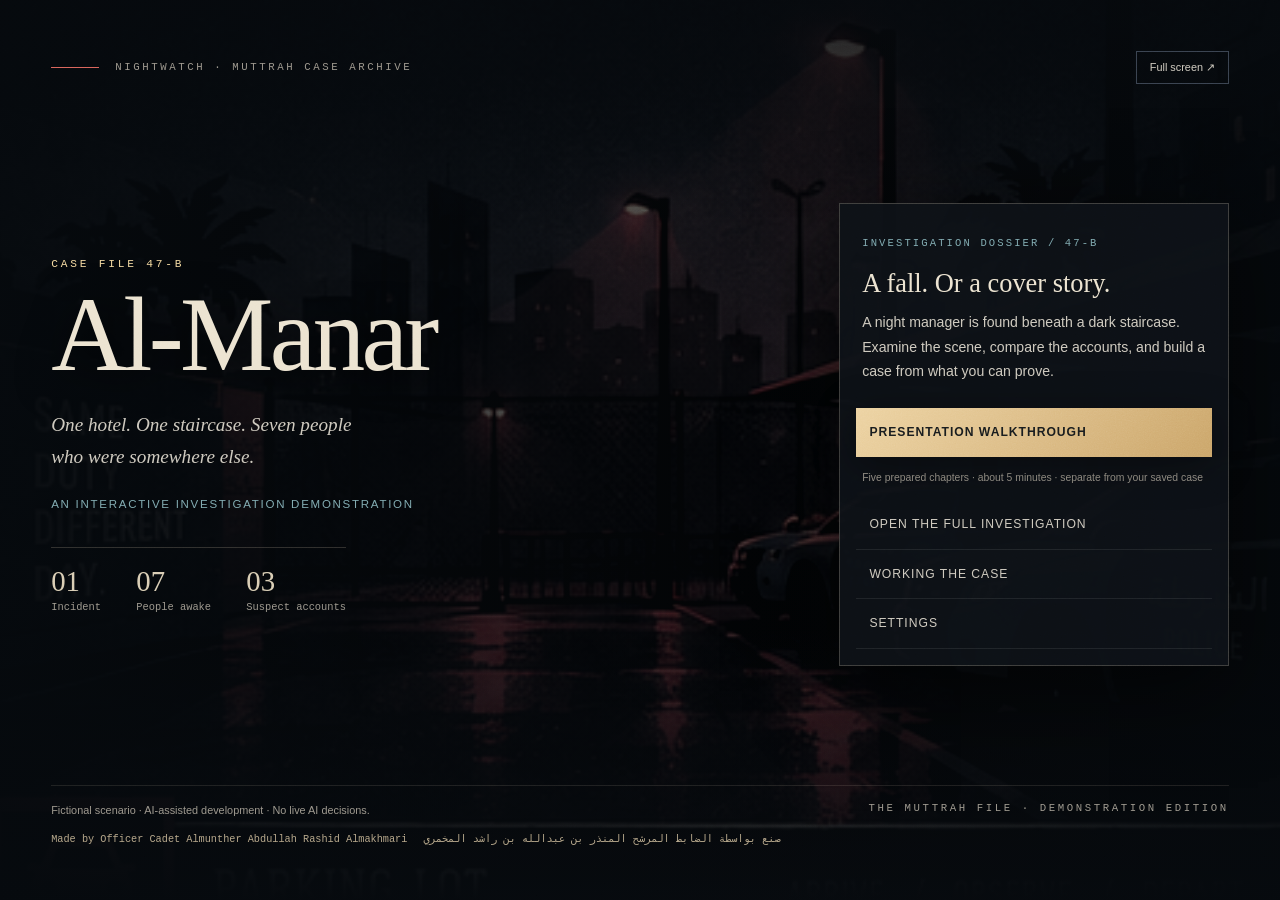
<file: index.html>
<!doctype html>
<html lang="en" dir="ltr">
  <head>
    <meta charset="utf-8" />
    <meta name="viewport" content="width=device-width, initial-scale=1, viewport-fit=cover" />
    <title>Al-Manar — Case file 47-B</title>
    <meta
      name="description"
      content="An interactive investigation demonstration. Examine evidence, compare seven accounts, and present a reasoned finding."
    />
    <meta name="color-scheme" content="dark" />
    <link rel="stylesheet" href="src/styles/tokens.css" />
    <link rel="stylesheet" href="src/styles/base.css" />
    <link rel="stylesheet" href="src/styles/vn.css" />
    <link rel="stylesheet" href="src/styles/screens.css" />
    <link rel="stylesheet" href="src/styles/board.css" />
    <link rel="stylesheet" href="src/styles/map.css" />
    <link rel="stylesheet" href="src/styles/presentation.css" />
    <link rel="icon" href="assets/favicon.svg" type="image/svg+xml" />
  </head>
  <body>
    <main id="app" class="app"></main>
    <noscript>
      <p class="noscript">
        Al-Manar is an interactive investigation demonstration. Enable JavaScript to open the case.
      </p>
    </noscript>
    <script type="module" src="src/main.js"></script>
  </body>
</html>
</file>
<file: src/styles/tokens.css>
/* Noir design tokens.
 *
 * One source of truth for colour, type, depth and timing. Screens and the
 * visual-novel stage consume these; none of them hard-code a hex value.
 *
 * The palette is a hard-boiled one: near-black rooms, a single warm key light
 * standing in for the desk lamp, and a cold teal that fills the shadows it
 * cannot reach. Red is reserved for contradiction and accusation, so it keeps
 * its force by appearing rarely.
 */

:root {
  /* Rooms and surfaces, darkest first. */
  --ink-000: #05060a;
  --ink-100: #0b0d13;
  --ink-200: #12151d;
  --ink-300: #1b202a;
  --ink-400: #262d3a;
  --ink-500: #39424f;

  /* The desk lamp. */
  --lamp-100: #f4d9a0;
  --lamp-200: #e8b04b;
  --lamp-300: #c98b2c;
  --lamp-glow: rgba(232, 176, 75, 0.22);

  /* Cold fill light. */
  --teal-100: #7fa8ae;
  --teal-200: #3d6b74;
  --teal-300: #22424a;

  /* Contradiction, pressure, accusation. Used sparingly on purpose. */
  --blood-100: #d9635a;
  --blood-200: #a3372f;
  --blood-300: #6d211b;

  /* Paper: evidence cards, case files, the manila of a cold case. */
  --paper-100: #ece3d0;
  --paper-200: #d9cdb4;
  --paper-300: #b3a488;
  --paper-ink: #22201c;

  /* Text on dark. */
  --text-100: #f2efe8;
  --text-200: #cdc8bd;
  --text-300: #9a958b;
  --text-400: #6b675f;

  /* Type. System stacks only: this project ships no web fonts and no network
   * requests, so every family here must exist on a bare machine. */
  --font-display: "Palatino Linotype", Palatino, "Book Antiqua", Georgia, serif;
  --font-body: Georgia, "Times New Roman", Times, serif;
  --font-type: "Courier New", Courier, ui-monospace, monospace;

  --step--1: clamp(0.72rem, 0.68rem + 0.2vw, 0.82rem);
  --step-0: clamp(0.94rem, 0.88rem + 0.3vw, 1.06rem);
  --step-1: clamp(1.1rem, 1rem + 0.5vw, 1.3rem);
  --step-2: clamp(1.4rem, 1.2rem + 1vw, 1.9rem);
  --step-3: clamp(1.9rem, 1.5rem + 2vw, 3rem);
  --step-4: clamp(2.6rem, 1.8rem + 3.6vw, 4.6rem);

  /* Depth. Noir light is hard, so shadows are tight and dark rather than soft. */
  --shadow-card: 0 2px 4px rgba(0, 0, 0, 0.5), 0 8px 24px rgba(0, 0, 0, 0.45);
  --shadow-panel: 0 18px 60px rgba(0, 0, 0, 0.7);
  --shadow-lamp: 0 0 60px var(--lamp-glow);

  /* Global window order. Keeping these named prevents a new pop-out from
   * accidentally appearing behind the screen it is meant to cover. */
  --layer-screen-chrome: 40;
  --layer-toast: 60;
  --layer-board-window: 100;
  --layer-modal-window: 200;
  --layer-dragged-card: 300;
  --layer-transition: 999;

  --radius-sm: 2px;
  --radius-md: 4px;
  --radius-lg: 8px;

  /* Timing. Interview beats want deliberate, slightly heavy motion. */
  --beat-fast: 140ms;
  --beat: 260ms;
  --beat-slow: 520ms;
  --ease-out: cubic-bezier(0.22, 1, 0.36, 1);
  --ease-snap: cubic-bezier(0.34, 1.56, 0.64, 1);

  --stage-max: 1600px;
}

/* Film grain, as a self-contained SVG turbulence filter. No image file, no
 * request. Applied by .grain::after so any surface can opt in. */
:root {
  --grain-url: url("data:image/svg+xml,%3Csvg xmlns='http://www.w3.org/2000/svg' width='160' height='160'%3E%3Cfilter id='n'%3E%3CfeTurbulence type='fractalNoise' baseFrequency='0.82' numOctaves='3' stitchTiles='stitch'/%3E%3CfeColorMatrix type='saturate' values='0'/%3E%3C/filter%3E%3Crect width='160' height='160' filter='url(%23n)' opacity='0.42'/%3E%3C/svg%3E");
}

/* Respect the platform. Every animation in this project is decorative; the
 * game must stay fully playable without any of them. */
@media (prefers-reduced-motion: reduce) {
  :root {
    --beat-fast: 0ms;
    --beat: 0ms;
    --beat-slow: 0ms;
  }
}

:root[data-motion="reduced"] {
  --beat-fast: 0ms;
  --beat: 0ms;
  --beat-slow: 0ms;
}

:root[data-motion="reduced"] .title__art,
:root[data-motion="reduced"] .vn__advance {
  animation: none;
}
</file>
<file: src/styles/base.css>
/* Base layer: reset, page frame, shared controls.
 *
 * Layout uses logical properties throughout (inline-start rather than left), so
 * a right-to-left locale flips correctly the moment `dir` changes, with no
 * second stylesheet. */

*,
*::before,
*::after {
  box-sizing: border-box;
}

html,
body {
  height: 100%;
}

body {
  margin: 0;
  background: var(--ink-000);
  color: var(--text-100);
  font-family: var(--font-body);
  font-size: var(--step-0);
  line-height: 1.6;
  -webkit-font-smoothing: antialiased;
  text-rendering: optimizeLegibility;
  overflow: hidden;
  user-select: none;
  -webkit-tap-highlight-color: transparent;
}

p, q, .vn__backlog, .phone__feed, input, textarea { user-select: text; }

img {
  max-width: 100%;
  display: block;
}

button {
  font: inherit;
  color: inherit;
}

q {
  font-style: italic;
  color: var(--text-100);
}

.app {
  position: relative;
  height: 100vh;
  height: 100dvh;
  overflow: hidden;
  background: var(--ink-000);
  isolation: isolate;
}

.app::after { content: ""; position: fixed; inset: 0; z-index: var(--layer-transition); pointer-events: none; opacity: 0; background: radial-gradient(circle at 50% 42%, rgba(26,28,31,.88), #05060a 72%); transition: opacity 260ms var(--ease-out); }
.app.is-leaving::after { opacity: 1; }
.app.is-entering > .screen { animation: screen-reveal 420ms var(--ease-out) both; }
@keyframes screen-reveal { from { opacity: .25; transform: scale(1.012); filter: blur(3px); } to { opacity: 1; transform: none; filter: none; } }

.screen {
  position: absolute;
  inset: 0;
  overflow: hidden;
}

/* Scrolling screens (everything except the stage) get their scroll back. */
.screen:not(.screen--scene) {
  overflow-y: auto;
  overscroll-behavior: contain;
}

/* Film grain. Any element with .grain gets it; it never intercepts clicks. */
.grain::after {
  content: "";
  position: absolute;
  inset: 0;
  background-image: var(--grain-url);
  background-size: 160px 160px;
  opacity: 0.38;
  mix-blend-mode: overlay;
  pointer-events: none;
  z-index: 60;
}

:root[data-grain="off"] .grain::after { display: none; }

/* ------------------------------------------------------------- controls */

.btn {
  --btn-edge: var(--ink-500);
  position: relative;
  display: inline-flex;
  align-items: center;
  gap: 0.6em;
  padding: 0.72em 1.5em;
  background: linear-gradient(180deg, var(--ink-300), var(--ink-200));
  border: 1px solid var(--btn-edge);
  border-radius: var(--radius-sm);
  color: var(--text-100);
  font-family: var(--font-display);
  font-size: var(--step-0);
  letter-spacing: 0.08em;
  text-transform: uppercase;
  cursor: pointer;
  transition:
    border-color var(--beat-fast) var(--ease-out),
    transform var(--beat-fast) var(--ease-out),
    background var(--beat-fast) var(--ease-out);
  box-shadow: 0 3px 0 #050609, 0 10px 22px rgba(0,0,0,.25);
}

.btn:hover,
.btn:focus-visible {
  --btn-edge: var(--lamp-300);
  background: linear-gradient(180deg, var(--ink-400), var(--ink-300));
  transform: translateY(-1px);
}
.btn:active { transform: translateY(2px) scale(.985); box-shadow: 0 1px 0 #050609, 0 4px 10px rgba(0,0,0,.3); }

@media (prefers-reduced-motion: reduce) {
  *, *::before, *::after { scroll-behavior: auto !important; animation-duration: .01ms !important; animation-iteration-count: 1 !important; transition-duration: .01ms !important; }
}
:root[data-motion="reduced"] *, :root[data-motion="reduced"] *::before, :root[data-motion="reduced"] *::after { animation-duration: .01ms !important; animation-iteration-count: 1 !important; transition-duration: .01ms !important; }

.btn--major {
  --btn-edge: var(--lamp-300);
  background: linear-gradient(180deg, var(--lamp-200), var(--lamp-300));
  color: var(--ink-000);
  font-weight: 700;
  box-shadow: var(--shadow-lamp);
}

.btn--major:hover,
.btn--major:focus-visible {
  background: linear-gradient(180deg, var(--lamp-100), var(--lamp-200));
}

:where(button, [tabindex]):focus-visible {
  outline: 2px solid var(--lamp-200);
  outline-offset: 2px;
}

.noscript {
  padding: 2rem;
  color: var(--text-200);
  font-family: var(--font-type);
}

/* Section headings share one treatment across every screen. */
.panel__title {
  margin: 0 0 0.9rem;
  font-family: var(--font-display);
  font-size: var(--step-1);
  letter-spacing: 0.16em;
  text-transform: uppercase;
  color: var(--lamp-200);
  border-bottom: 1px solid var(--ink-400);
  padding-bottom: 0.5rem;
}

.panel__empty {
  margin: 0;
  color: var(--text-400);
  font-family: var(--font-type);
  font-size: var(--step--1);
}
</file>
<file: src/styles/vn.css>
/* The visual-novel stage.
 *
 * Reading order of the layers, back to front:
 *   bg        the room, pushed down and desaturated so figures read against it
 *   blinds    hard slatted shadow, the cheapest honest noir signal there is
 *   vignette  darkens the corners so the eye goes to the middle
 *   cast      the people; the speaker is lit, everyone else drops to shadow
 *   hud       tape indicator and clock
 *   box       the speech box, with the speaker framed in its leading corner
 */

.vn {
  position: absolute;
  inset: 0;
  overflow: hidden;
  background: var(--ink-000);
  cursor: pointer;
  user-select: none;
}

/* ------------------------------------------------------------ the room */

.vn__bg {
  position: absolute;
  inset: -2%;
  background-size: cover;
  background-position: center 40%;
  /* Graded towards near-monochrome. Placeholder art arrives in every colour
   * temperature there is; this is what makes a red-lit corridor and a grey
   * office read as the same night. */
  filter: brightness(0.86) contrast(1.22) saturate(0.24) sepia(0.3) hue-rotate(-8deg);
  transform: scale(1.04);
  transition: background-image var(--beat-slow) var(--ease-out);
}

/* Light through a slatted blind, thrown across the back wall. */
.vn__blinds {
  position: absolute;
  inset: 0;
  background: repeating-linear-gradient(
    172deg,
    rgba(0, 0, 0, 0.62) 0px,
    rgba(0, 0, 0, 0.62) 22px,
    rgba(232, 176, 75, 0.05) 22px,
    rgba(232, 176, 75, 0.05) 46px
  );
  mix-blend-mode: multiply;
  opacity: 0.32;
  pointer-events: none;
}

/* Duotone wash laid over the room: cold fill, warm key. */
.vn__grade {
  position: absolute;
  inset: 0;
  background:
    linear-gradient(165deg, rgba(34, 66, 74, 0.55), rgba(0, 0, 0, 0) 58%),
    radial-gradient(70% 55% at 72% 18%, rgba(232, 176, 75, 0.22), transparent 70%);
  mix-blend-mode: soft-light;
  pointer-events: none;
}

.vn__vignette {
  position: absolute;
  inset: 0;
  background:
    radial-gradient(125% 95% at 50% 38%, transparent 34%, rgba(0, 0, 0, 0.62) 100%),
    linear-gradient(180deg, rgba(0, 0, 0, 0.45), transparent 26%);
  pointer-events: none;
}

/* ------------------------------------------------------------- the cast */

.vn__cast {
  position: absolute;
  inset: 0;
  display: flex;
  align-items: flex-end;
  justify-content: center;
  gap: 4vw;
  /* Figures stand behind the speech box and are cut off by it, which is what
   * puts them in the room rather than floating over it. */
  padding-block-end: 7vh;
  pointer-events: none;
}

.vn__actor {
  margin: 0;
  opacity: 0;
  transform: translateY(28px) scale(0.92);
  transition:
    opacity var(--beat) var(--ease-out),
    transform var(--beat-slow) var(--ease-snap),
    filter var(--beat) var(--ease-out);
  filter: brightness(0.46) saturate(0.35) blur(0.4px);
}

/* The pop-out. */
.vn__actor.is-on {
  opacity: 1;
  transform: translateY(0) scale(1);
}

/* Whoever holds the floor comes up into the light. */
.vn__actor.is-speaking {
  filter: brightness(1.16) saturate(1) contrast(1.04)
    drop-shadow(0 24px 40px rgba(0, 0, 0, 0.75));
  transform: translateY(-8px) scale(1.03);
  z-index: 2;
}

.vn__actor img {
  height: min(66vh, 720px);
  width: auto;
  object-fit: contain;
  /* Fade the lower edge so a figure sinks into the speech box instead of
   * ending on a hard line. Harmless for cut-out art, and it rescues
   * placeholder art that still has its background attached. */
  -webkit-mask-image: linear-gradient(180deg, #000 72%, transparent 97%);
  mask-image: linear-gradient(180deg, #000 72%, transparent 97%);
}

.vn__actor--left { align-self: flex-end; margin-inline-end: auto; margin-inline-start: 8vw; }
.vn__actor--right { align-self: flex-end; margin-inline-start: auto; margin-inline-end: 8vw; }

/* ---------------------------------------------------------------- HUD */

.vn__hud {
  position: absolute;
  inset-block-start: 1.1rem;
  inset-inline: 1.4rem;
  display: flex;
  align-items: center;
  gap: 1rem;
  font-family: var(--font-type);
  font-size: var(--step--1);
  letter-spacing: 0.18em;
  color: var(--text-300);
  z-index: 20;
}

.vn__rec {
  display: inline-flex;
  align-items: center;
  gap: 0.5em;
  color: var(--blood-100);
}

.vn__rec i {
  width: 0.58em;
  height: 0.58em;
  border-radius: 50%;
  background: var(--blood-200);
  animation: rec 2.4s ease-in-out infinite;
}

@keyframes rec {
  0%, 100% { opacity: 1; }
  50% { opacity: 0.2; }
}

.vn__clock {
  margin-inline-end: auto;
  color: var(--lamp-200);
}

.vn__chip {
  padding: 0.3em 0.9em;
  background: rgba(11, 13, 19, 0.7);
  border: 1px solid var(--ink-500);
  border-radius: var(--radius-sm);
  color: var(--text-200);
  font-family: var(--font-type);
  font-size: var(--step--1);
  letter-spacing: 0.14em;
  text-transform: uppercase;
  cursor: pointer;
}

.vn__chip:hover { border-color: var(--lamp-300); color: var(--lamp-100); }

.vn__board-button {
  display: inline-flex;
  align-items: center;
  gap: 0.55em;
  border-color: rgba(232, 176, 75, 0.55);
  color: var(--lamp-100);
}

.vn__board-button::before {
  content: "";
  inline-size: 0.95em;
  block-size: 0.78em;
  border: 1px solid currentColor;
  border-radius: 1px;
  background:
    radial-gradient(circle at 28% 35%, currentColor 0 1px, transparent 2px),
    radial-gradient(circle at 72% 62%, currentColor 0 1px, transparent 2px),
    linear-gradient(25deg, transparent 47%, currentColor 48% 52%, transparent 53%);
}

/* --------------------------------------------------------- speech box */

.vn__box {
  position: absolute;
  inset-inline: 0;
  inset-block-end: 0;
  /* Full width, so the room never shows in the bottom corners; the content
   * inside stays at a readable measure. */
  width: 100%;
  display: grid;
  grid-template-columns: auto minmax(0, 1fr);
  gap: 1.4rem;
  padding-block: 1.35rem 1.9rem;
  padding-inline: max(calc((100% - 1120px) / 2), clamp(1.1rem, 3vw, 2.4rem));
  background:
    linear-gradient(90deg, rgba(232, 176, 75, 0.055) 0 1px, transparent 1px 100%),
    linear-gradient(180deg, rgba(18, 22, 28, 0.96), rgba(5, 6, 10, 0.985));
  background-size: 34px 100%, auto;
  border-block-start: 1px solid rgba(232, 176, 75, 0.52);
  box-shadow: 0 -18px 55px rgba(0, 0, 0, 0.58), inset 0 1px rgba(255,255,255,.035);
  z-index: 30;
}

/* A hairline of lamplight along the top edge of the box. */
.vn__box::before {
  content: "";
  position: absolute;
  inset-block-start: -1px;
  inset-inline: clamp(1rem, 6vw, 5rem);
  height: 1px;
  background: linear-gradient(90deg, transparent, var(--lamp-300), transparent);
}

/* The speaker, framed in the corner of the box.
 * Raised above the top edge so the portrait breaks the frame -- the person is
 * leaning into the conversation rather than sitting inside a panel. */
.vn__bust {
  --accent: var(--lamp-200);
  position: relative;
  inline-size: clamp(76px, 10vw, 116px);
  block-size: clamp(76px, 10vw, 116px);
  margin-block-start: clamp(-54px, -4vw, -34px);
  border: 2px solid var(--accent);
  border-radius: var(--radius-sm);
  background: linear-gradient(180deg, var(--ink-400), var(--ink-100));
  box-shadow: 0 10px 28px rgba(0, 0, 0, 0.7);
  overflow: hidden;
}

.vn__bust::after {
  content: "";
  position: absolute;
  inset: 0;
  background: linear-gradient(180deg, transparent 45%, rgba(5, 6, 10, 0.75));
  pointer-events: none;
}

.vn__bust-img {
  inline-size: 100%;
  block-size: 100%;
  object-fit: cover;
  /* Crop to the head. Tuned for the documented 900x1400 figure, and forgiving
   * enough for the square placeholder portraits. */
  object-position: 50% 18%;
  filter: contrast(1.1) saturate(0.8);
}

/* A speaker with no portrait keeps their name plate; only the frame goes. */
.vn__box.is-faceless { grid-template-columns: minmax(0, 1fr); }
.vn__box.is-faceless .vn__bust { display: none; }
.vn__box.is-faceless .vn__name { color: var(--teal-100); }

/* Narration has no speaker, so the frame gets out of the way. */
.vn__box.is-narration .vn__bust { opacity: 0; visibility: hidden; }
.vn__box.is-narration .vn__plate { display: none; }
.vn__box.is-narration .vn__text { font-style: italic; color: var(--text-200); }

.vn__body { min-width: 0; }

.vn__plate {
  display: flex;
  align-items: baseline;
  gap: 0.9rem;
  flex-wrap: wrap;
  margin-block-end: 0.5rem;
}

.vn__name {
  margin: 0;
  font-family: var(--font-display);
  font-size: var(--step-1);
  letter-spacing: 0.1em;
  text-transform: uppercase;
  color: var(--lamp-100);
}

.vn__role {
  margin: 0;
  font-family: var(--font-type);
  font-size: var(--step--1);
  color: var(--text-400);
}

.vn__text {
  margin: 0;
  min-height: 4.6em;
  max-width: 62ch;
  font-size: var(--step-1);
  line-height: 1.62;
  color: var(--text-100);
}

/* The little marker that says the game is waiting for you. */
.vn__advance {
  position: absolute;
  inset-block-end: 0.7rem;
  inset-inline-end: 1.1rem;
  inline-size: 0.8rem;
  block-size: 0.8rem;
  border-inline-end: 2px solid var(--lamp-200);
  border-block-end: 2px solid var(--lamp-200);
  transform: rotate(45deg);
  opacity: 0;
  transition: opacity var(--beat) var(--ease-out);
}

.vn__advance.is-ready {
  opacity: 1;
  animation: nudge 1.4s ease-in-out infinite;
}

@keyframes nudge {
  0%, 100% { transform: rotate(45deg) translate(0, 0); }
  50% { transform: rotate(45deg) translate(3px, 3px); }
}

/* ------------------------------------------------------------ choices */

.vn__choices {
  position: absolute;
  inset-inline: 0;
  inset-block-end: 27vh;
  display: none;
  flex-direction: column;
  align-items: center;
  gap: 0.75rem;
  padding-inline: 1rem;
  z-index: 40;
}

.vn__choices.is-open { display: flex; }
.vn__choices.is-open .vn__choice.is-current { animation: choice-rise 360ms var(--ease-snap) both; }
@keyframes choice-rise { from { opacity: 0; transform: translateY(18px) scale(.97); } to { opacity: 1; transform: none; } }

/* While a choice is open the stage steps back, so options never have to
 * compete with someone's face for contrast. */
.vn:has(.vn__choices.is-open) .vn__cast {
  filter: brightness(0.62) saturate(0.55);
  transition: filter var(--beat) var(--ease-out);
}

.vn:has(.vn__choices.is-open) .vn__box { opacity: 0.55; }

.vn__choices-head {
  display: flex;
  justify-content: space-between;
  inline-size: min(760px, calc(100% - 7rem));
  color: var(--text-300);
  font-family: var(--font-type);
  font-size: var(--step--1);
  letter-spacing: .16em;
  text-transform: uppercase;
}
.vn__choices-label { margin: 0; }
.vn__choices-count { color: var(--lamp-200); }
.vn__choice-deck { display: grid; grid-template-columns: 3rem minmax(0, 760px) 3rem; align-items: center; gap: .7rem; inline-size: min(880px, 100%); }
.vn__choices-rail { min-width: 0; }
.vn__choice-nav {
  inline-size: 3rem; block-size: 3rem; border: 1px solid var(--ink-500); border-radius: 50%;
  background: rgba(11,13,19,.88); color: var(--lamp-200); font-size: 1.25rem; cursor: pointer;
}
.vn__choice-nav:hover, .vn__choice-nav:focus-visible { border-color: var(--lamp-200); background: rgba(232,176,75,.12); }
.vn__choice-dots { display: flex; gap: .38rem; }
.vn__choice-dots i { inline-size: 1.4rem; block-size: 2px; background: var(--ink-500); transition: background var(--beat-fast), inline-size var(--beat-fast); }
.vn__choice-dots i.is-current { inline-size: 2.4rem; background: var(--lamp-200); }

.vn__choice {
  display: none;
  align-items: center;
  gap: 0.9rem;
  inline-size: min(820px, 100%);
  min-block-size: 4.1rem;
  padding: 1.05em 1.5em;
  background: linear-gradient(90deg, rgba(11, 13, 19, 0.96), rgba(27, 32, 42, 0.92));
  border: 1px solid var(--ink-500);
  border-inline-start: 3px solid var(--lamp-300);
  border-radius: var(--radius-sm);
  text-align: start;
  cursor: pointer;
  box-shadow: 0 12px 35px rgba(0,0,0,.38), inset 0 1px rgba(255,255,255,.035);
  transition: transform var(--beat-fast) var(--ease-out), border-color var(--beat-fast), box-shadow var(--beat-fast);
}
.vn__choice.is-current { display: flex; }

.vn__choice:hover,
.vn__choice:focus-visible,
.vn__choice.is-selected {
  transform: translateX(6px);
  border-color: var(--lamp-200);
  border-inline-start-color: var(--lamp-100);
  box-shadow: 0 16px 42px rgba(0,0,0,.5), -4px 0 18px rgba(232,176,75,.12);
}
.vn__choice.is-selected {
  color: var(--lamp-100);
  background: linear-gradient(90deg, rgba(117, 78, 18, 0.96), rgba(56, 43, 20, 0.94));
}
.vn__choice:disabled:not(.is-selected) { opacity: 0.52; }
.vn__choice:active { transform: translateX(8px) scale(.985); }

.vn__choice-index {
  font-family: var(--font-type);
  font-size: var(--step--1);
  color: var(--lamp-300);
}

.vn__choice-text { font-size: var(--step-0); }

/* -------------------------------------------------- the evidence tray */

.vn__tray {
  position: absolute;
  inset: 0;
  display: none;
  flex-direction: column;
  align-items: center;
  justify-content: center;
  gap: 1.2rem;
  padding: 2rem 1rem;
  background: rgba(5, 6, 10, 0.93);
  overflow-y: auto;
  /* Above the "filed" banner: during a press, nothing should sit over the claim. */
  z-index: 58;
}

.vn__tray.is-open { display: flex; }

.vn__tray-claim {
  max-width: 60ch;
  margin: 0;
  text-align: center;
  font-size: var(--step-1);
  color: var(--text-100);
}

.vn__tray-label {
  display: block;
  margin-block-end: 0.35rem;
  font-family: var(--font-type);
  font-size: var(--step--1);
  letter-spacing: 0.2em;
  text-transform: uppercase;
  color: var(--blood-100);
}

.vn__tray-grid {
  display: grid;
  /* auto-fit needs a definite width to count columns against; inside a
   * shrink-wrapping flex column it would otherwise collapse to one. */
  inline-size: min(940px, 92vw);
  grid-template-columns: repeat(auto-fit, minmax(128px, 1fr));
  gap: 0.9rem;
  justify-content: center;
}

.vn__exhibit {
  display: flex;
  flex-direction: column;
  align-items: center;
  gap: 0.5rem;
  padding: 0.7rem;
  background: linear-gradient(180deg, var(--paper-100), var(--paper-200));
  border: 1px solid var(--paper-300);
  border-radius: var(--radius-sm);
  color: var(--paper-ink);
  font-family: var(--font-type);
  font-size: var(--step--1);
  text-align: center;
  cursor: pointer;
  box-shadow: var(--shadow-card);
  transition: transform var(--beat-fast) var(--ease-snap);
}

.vn__exhibit:hover,
.vn__exhibit:focus-visible { transform: translateY(-5px) rotate(-1deg); }

.vn__exhibit img {
  inline-size: 100%;
  block-size: 76px;
  object-fit: contain;
}

.vn__back {
  padding: 0.6em 1.4em;
  background: none;
  border: 1px solid var(--ink-500);
  border-radius: var(--radius-sm);
  color: var(--text-300);
  font-family: var(--font-type);
  letter-spacing: 0.12em;
  text-transform: uppercase;
  cursor: pointer;
}

.vn__back:hover { color: var(--text-100); border-color: var(--text-400); }

/* ----------------------------------------------------------- backlog */

.vn__backlog {
  position: absolute;
  inset-block: 0;
  inset-inline-end: 0;
  inline-size: min(460px, 92vw);
  padding: 4.5rem 1.6rem 2rem;
  background: rgba(5, 6, 10, 0.96);
  border-inline-start: 1px solid var(--ink-400);
  overflow-y: auto;
  transform: translateX(102%);
  transition: transform var(--beat) var(--ease-out);
  z-index: 45;
}

/* The panel slides in from whichever side is the trailing one. */
[dir="rtl"] .vn__backlog { transform: translateX(-102%); }
.vn__backlog.is-open { transform: translateX(0); }

.vn__backlog-line {
  margin: 0 0 0.9rem;
  padding-block-end: 0.9rem;
  border-block-end: 1px solid var(--ink-300);
  font-size: var(--step--1);
  color: var(--text-200);
}

.vn__backlog-line b { color: var(--lamp-200); }

/* ------------------------------------------------------------ narrow */

@media (max-width: 720px) {
  .vn__cast { padding-block-end: 16vh; }
  .vn__actor img { height: min(48vh, 420px); }
  .vn__box { grid-template-columns: 1fr; gap: 0.8rem; }
  .vn__bust { margin-block-start: -46px; }
  .vn__text { font-size: var(--step-0); min-height: 5.4em; }
  .vn__choices { inset-block-end: 34vh; }
  .vn__choice-deck { grid-template-columns: 2.5rem minmax(0, 1fr) 2.5rem; gap: .35rem; }
  .vn__choice-nav { inline-size: 2.5rem; block-size: 2.5rem; }
  .vn__choices-head { inline-size: calc(100% - 5.7rem); }
}
</file>
<file: src/styles/screens.css>
/* Screens: title, case board, accusation, verdict.
 *
 * The board is the one place the player reads rather than watches, so it trades
 * the stage's darkness for something closer to paper under a desk lamp. */

/* --------------------------------------------------------------- title */

.title {
  display: grid;
  grid-template-rows: auto 1fr auto;
  padding: clamp(1.25rem, 4vw, 3.5rem);
  background: var(--ink-000);
}

.title__art {
  position: absolute;
  inset: 0;
  background-size: cover;
  background-position: 58% center;
  filter: brightness(0.42) saturate(0.46) contrast(1.2);
  transform: scale(1.06);
  animation: drift 30s ease-in-out infinite alternate;
}

@keyframes drift {
  from { transform: scale(1.06) translate(0, 0); }
  to { transform: scale(1.12) translate(-1.5%, -1%); }
}

.title__vignette {
  position: absolute;
  inset: 0;
  background: linear-gradient(90deg, rgba(5, 6, 10, 0.94) 0%, rgba(5, 6, 10, 0.48) 52%, rgba(5, 6, 10, 0.65) 100%), radial-gradient(95% 75% at 50% 45%, transparent 26%, rgba(0, 0, 0, 0.92) 100%);
}

.title__mast,
.title__layout,
.title__foot {
  position: relative;
  z-index: 2;
}

.title__mast { display: flex; align-items: center; gap: 1rem; }
.title__mast p, .title__edition { margin: 0; font: 0.67rem var(--font-type); letter-spacing: 0.24em; text-transform: uppercase; color: var(--text-300); }
.title__rule { inline-size: 3rem; block-size: 1px; background: var(--blood-100); }
.title__layout { display: grid; grid-template-columns: minmax(0, 1fr) minmax(260px, 360px); gap: clamp(3rem, 10vw, 10rem); align-items: center; inline-size: min(1180px, 100%); margin: auto; }
.title__identity { max-width: 700px; transform: translate3d(calc(var(--look-x, 0) * -7px), calc(var(--look-y, 0) * -5px), 0); transition: transform 600ms var(--ease-out); }
.title__menu { display: grid; padding: .75rem; border: 1px solid rgba(244,217,160,.2); background: linear-gradient(145deg, rgba(25,27,34,.88), rgba(7,8,12,.8)); box-shadow: 0 24px 70px rgba(0,0,0,.55), inset 0 1px rgba(255,255,255,.05); transform: perspective(900px) rotateY(calc(var(--look-x, 0) * -2deg)) rotateX(calc(var(--look-y, 0) * 2deg)); transition: transform 450ms var(--ease-out), box-shadow 250ms ease; }

.menu-button {
  position: relative;
  padding: 1rem 1.2rem;
  background: transparent;
  border: 0;
  border-block-end: 1px solid rgba(255,255,255,0.08);
  color: var(--text-200);
  font: var(--step-0) var(--font-display);
  letter-spacing: 0.13em;
  text-align: start;
  text-transform: uppercase;
  cursor: pointer;
  transition: transform 160ms var(--ease-out), color 160ms, background 160ms, box-shadow 160ms;
}
.menu-button::after { content: "›"; position: absolute; inset-inline-end: 1rem; color: var(--lamp-200); opacity: 0; transform: translateX(-8px); transition: var(--beat-fast); }
.menu-button:hover, .menu-button:focus-visible { color: var(--lamp-100); background: rgba(232,176,75,0.08); }
.menu-button:active { transform: translate3d(3px, 3px, 0) scale(.985); box-shadow: inset 4px 4px 12px rgba(0,0,0,.35); }
.menu-button:hover::after, .menu-button:focus-visible::after { opacity: 1; transform: none; }
.menu-button.btn--major { color: var(--ink-000); border: 0; box-shadow: 0 8px 40px rgba(0,0,0,.4); }
.menu-button.btn--major::after { color: var(--ink-000); }
.title__foot { display: flex; justify-content: space-between; align-items: end; gap: 2rem; }

.title__file {
  margin: 0 0 0.6rem;
  font-family: var(--font-type);
  font-size: var(--step--1);
  letter-spacing: 0.42em;
  text-transform: uppercase;
  color: var(--blood-100);
}

.title__name {
  margin: 0;
  font-family: var(--font-display);
  font-size: clamp(4rem, 10vw, 8rem);
  font-weight: 400;
  line-height: 1;
  letter-spacing: 0.06em;
  text-transform: uppercase;
  color: var(--lamp-100);
  text-shadow: 0 0 50px rgba(232, 176, 75, 0.35), 0 8px 30px rgba(0, 0, 0, 0.9);
}

.title__strap {
  margin: 1.1rem 0 2rem;
  max-width: 46ch;
  color: var(--text-200);
  font-size: var(--step-1);
  font-style: italic;
}

.title__note {
  margin: 0;
  font-family: var(--font-type);
  font-size: var(--step--1);
  color: var(--text-400);
}

.title__credits { display: grid; gap: 0.3rem; }
.title__maker {
  display: flex;
  flex-wrap: wrap;
  gap: 0.3rem 1rem;
  margin: 0;
  color: var(--lamp-200);
  font: 0.64rem var(--font-type);
  letter-spacing: 0.06em;
}

/* ------------------------------------------------------------ settings */

.settings { display: grid; place-items: center; padding: clamp(1rem, 4vw, 3rem); background: var(--ink-000); }
.settings__art { position: absolute; inset: 0; background: linear-gradient(90deg, rgba(5,6,10,.96), rgba(5,6,10,.72)), url("../../assets/backgrounds/precinct-desk.png") center/cover; filter: saturate(.5); }
.settings__panel { position: relative; z-index: 2; inline-size: min(760px, 100%); max-block-size: 100%; overflow: auto; padding: clamp(1.5rem, 4vw, 3rem); background: linear-gradient(145deg, rgba(20,23,30,.97), rgba(8,9,14,.97)); border: 1px solid rgba(232,176,75,.25); border-radius: 4px; box-shadow: 0 30px 90px rgba(0,0,0,.7), inset 0 1px rgba(255,255,255,.06); }
.settings__eyebrow { margin: 0; color: var(--blood-100); font: var(--step--1) var(--font-type); letter-spacing: .3em; text-transform: uppercase; }
.settings h1 { margin: .2rem 0 0; color: var(--lamp-100); font: 400 var(--step-3) var(--font-display); letter-spacing: .08em; text-transform: uppercase; }
.settings__lede { margin: .2rem 0 1.5rem; color: var(--text-300); }
.settings__group { margin: 0 0 1.2rem; padding: 0; border: 0; }
.settings__group legend { margin-block-end: .55rem; color: var(--text-200); font: var(--step--1) var(--font-type); letter-spacing: .16em; text-transform: uppercase; }
.settings__options { display: grid; grid-template-columns: repeat(auto-fit, minmax(130px, 1fr)); gap: .5rem; }
.settings__option, .settings__toggle { display: flex; gap: .7rem; align-items: start; padding: .9rem; background: linear-gradient(180deg, var(--ink-200), #101218); border: 1px solid var(--ink-400); border-radius: 3px; cursor: pointer; box-shadow: 0 5px 14px rgba(0,0,0,.2); transition: transform 160ms var(--ease-out), border-color 160ms, background 160ms; }
.settings__option:hover, .settings__toggle:hover { transform: translateY(-2px); border-color: var(--text-400); }
.settings__option:active, .settings__toggle:active { transform: translateY(1px) scale(.985); }
.settings__option:has(input:checked) { border-color: var(--lamp-300); background: rgba(232,176,75,.09); }
.settings__option input, .settings__toggle input { accent-color: var(--lamp-200); margin-block-start: .25rem; }
.settings__option span, .settings__toggle span { display: grid; }
.settings__option b, .settings__toggle b { font-weight: 400; color: var(--text-100); }
.settings__option small, .settings__toggle small { color: var(--text-400); line-height: 1.35; }
.settings__preview { margin: -.5rem 0 1.25rem; padding: .7rem 1rem; border-inline-start: 2px solid var(--teal-200); color: var(--text-300); font-style: italic; }
.settings__toggle { margin-block-end: 1.4rem; }
.settings__back { inline-size: 100%; justify-content: center; }

@media (max-width: 680px) {
  .title__layout { grid-template-columns: 1fr; gap: 2rem; align-content: center; }
  .title__name { font-size: clamp(3.4rem, 18vw, 5.4rem); }
  .title__foot { display: block; }
  .title__edition { display: none; }
  .title__mast p { letter-spacing: .12em; }
  .title__art { background-position: 65% center; }
}

/* ---------------------------------------------------------------- board */

.board {
  padding: clamp(1.2rem, 3vw, 2.6rem);
  background:
    radial-gradient(120% 60% at 50% 0%, rgba(232, 176, 75, 0.07), transparent 60%),
    var(--ink-100);
}

.board__head {
  display: grid;
  gap: 0.8rem;
  max-width: 1400px;
  margin: 0 auto 2rem;
  padding-block-end: 1.4rem;
  border-block-end: 1px solid var(--ink-400);
}

.board__file {
  margin: 0;
  font-family: var(--font-type);
  font-size: var(--step--1);
  letter-spacing: 0.4em;
  text-transform: uppercase;
  color: var(--blood-100);
}

.board__title {
  margin: 0.2rem 0 0;
  font-family: var(--font-display);
  font-size: var(--step-3);
  font-weight: 400;
  letter-spacing: 0.05em;
  text-transform: uppercase;
  color: var(--lamp-100);
}

.board__synopsis {
  margin: 0;
  max-width: 78ch;
  color: var(--text-200);
}

.board__cols {
  display: grid;
  grid-template-columns: repeat(auto-fit, minmax(310px, 1fr));
  gap: 1.6rem;
  max-width: 1400px;
  margin: 0 auto;
  align-items: start;
}

.panel {
  padding: 1.3rem;
  background: linear-gradient(180deg, var(--ink-200), var(--ink-100));
  border: 1px solid var(--ink-400);
  border-radius: var(--radius-md);
  box-shadow: var(--shadow-card);
}

.panel .btn { margin-block-start: 1rem; }

/* People to question. */
.person {
  --accent: var(--lamp-200);
  display: grid;
  grid-template-columns: 62px 1fr;
  gap: 0.9rem;
  inline-size: 100%;
  margin-block-end: 0.8rem;
  padding: 0.8rem;
  background: linear-gradient(180deg, var(--ink-300), var(--ink-200));
  border: 1px solid var(--ink-400);
  border-inline-start: 3px solid var(--accent);
  border-radius: var(--radius-sm);
  text-align: start;
  cursor: pointer;
  transition: transform var(--beat-fast) var(--ease-out), border-color var(--beat-fast);
}

.person:hover,
.person:focus-visible { transform: translateX(4px); border-color: var(--accent); }

.person__shot {
  inline-size: 62px;
  block-size: 62px;
  object-fit: cover;
  object-position: 50% 10%;
  border-radius: var(--radius-sm);
  filter: grayscale(0.5) contrast(1.1) brightness(0.85);
}

.person.is-done .person__shot { filter: grayscale(1) brightness(0.55); }

.person__body { min-width: 0; }

.person__name {
  margin: 0;
  font-family: var(--font-display);
  font-size: var(--step-0);
  letter-spacing: 0.06em;
  text-transform: uppercase;
  color: var(--text-100);
}

.person__role,
.person__teaser {
  margin: 0.15rem 0 0;
  font-size: var(--step--1);
  color: var(--text-400);
}

.person__teaser { color: var(--text-300); font-style: italic; }

.person__state {
  grid-column: 1 / -1;
  font-family: var(--font-type);
  font-size: var(--step--1);
  letter-spacing: 0.16em;
  text-transform: uppercase;
  color: var(--accent);
}

/* Exhibits read as paper in a dark room. */
.exhibits { display: grid; gap: 0.8rem; }

.exhibit {
  display: grid;
  grid-template-columns: 56px 1fr;
  gap: 0.9rem;
  padding: 0.8rem;
  background: linear-gradient(180deg, var(--paper-100), var(--paper-200));
  color: var(--paper-ink);
  border-radius: var(--radius-sm);
  box-shadow: var(--shadow-card);
}

.exhibit__shot {
  inline-size: 56px;
  block-size: 56px;
  object-fit: contain;
  mix-blend-mode: multiply;
}

.exhibit__name {
  margin: 0;
  font-family: var(--font-display);
  font-size: var(--step-0);
  letter-spacing: 0.04em;
}

.exhibit__summary {
  margin: 0.1rem 0 0.4rem;
  font-family: var(--font-type);
  font-size: var(--step--1);
  color: var(--blood-300);
}

.exhibit__note {
  margin: 0;
  font-size: var(--step--1);
  line-height: 1.5;
  color: #4a4438;
}

/* A broken account. */
.proof {
  margin-block-end: 0.9rem;
  padding: 0.85rem 1rem;
  background: rgba(163, 55, 47, 0.1);
  border-inline-start: 3px solid var(--blood-200);
  border-radius: var(--radius-sm);
}

.proof__who {
  margin: 0 0 0.25rem;
  font-family: var(--font-type);
  font-size: var(--step--1);
  letter-spacing: 0.16em;
  text-transform: uppercase;
  color: var(--blood-100);
}

.proof__claim { display: block; margin-block-end: 0.4rem; color: var(--text-300); }

.proof__verdict { margin: 0; font-size: var(--step--1); color: var(--text-200); }

.board__finish {
  margin-block-start: 1.4rem;
  padding-block-start: 1.2rem;
  border-block-start: 1px solid var(--ink-400);
}

.board__gauge {
  margin: 0 0 0.9rem;
  font-family: var(--font-type);
  font-size: var(--step--1);
  color: var(--text-300);
}

/* --------------------------------------------------------------- flash */

.flash {
  position: absolute;
  inset-block-start: 4.2rem;
  inset-inline-start: 50%;
  display: flex;
  gap: 0.6rem;
  align-items: baseline;
  max-width: min(520px, 86vw);
  padding: 0.7rem 1.2rem;
  background: rgba(5, 6, 10, 0.95);
  border: 1px solid var(--lamp-300);
  border-radius: var(--radius-sm);
  box-shadow: var(--shadow-panel);
  font-size: var(--step--1);
  color: var(--text-100);
  transform: translate(-50%, -14px);
  opacity: 0;
  transition: opacity var(--beat) var(--ease-out), transform var(--beat) var(--ease-out);
  z-index: 55;
}

.flash.is-on { opacity: 1; transform: translate(-50%, 0); }
.flash b { font-family: var(--font-type); letter-spacing: 0.14em; text-transform: uppercase; color: var(--lamp-200); }

/* -------------------------------------------------------------- accuse */

.accuse {
  display: grid;
  place-content: center;
  gap: 1.2rem;
  padding: clamp(1.4rem, 4vw, 3rem);
  text-align: center;
  background: radial-gradient(90% 70% at 50% 30%, rgba(163, 55, 47, 0.14), var(--ink-000) 70%);
}

.accuse__title {
  margin: 0;
  font-family: var(--font-display);
  font-size: var(--step-3);
  letter-spacing: 0.14em;
  text-transform: uppercase;
  color: var(--blood-100);
}

.accuse__lede { margin: 0 auto; max-width: 52ch; color: var(--text-300); }

.accuse__gauge {
  margin: 0.6rem auto 0;
  max-width: 56ch;
  font-family: var(--font-type);
  font-size: var(--step--1);
  letter-spacing: 0.04em;
  color: var(--lamp-200);
}

.accuse__row {
  display: grid;
  grid-template-columns: repeat(auto-fit, minmax(150px, 190px));
  gap: 1rem;
  justify-content: center;
  margin-block: 1.4rem;
}

.accuse__card {
  --accent: var(--lamp-200);
  padding: 0.9rem;
  background: linear-gradient(180deg, var(--ink-300), var(--ink-100));
  border: 1px solid var(--ink-400);
  border-block-end: 3px solid var(--accent);
  border-radius: var(--radius-sm);
  cursor: pointer;
  transition: transform var(--beat-fast) var(--ease-snap), border-color var(--beat-fast);
}

.accuse__card:hover,
.accuse__card:focus-visible { transform: translateY(-6px); border-color: var(--blood-200); }

.accuse__shot {
  inline-size: 100%;
  block-size: 150px;
  object-fit: cover;
  object-position: 50% 8%;
  border-radius: var(--radius-sm);
  filter: grayscale(0.8) contrast(1.2) brightness(0.8);
}

.accuse__name {
  margin: 0.6rem 0 0;
  font-family: var(--font-display);
  letter-spacing: 0.06em;
  text-transform: uppercase;
}

.accuse__role { margin: 0.2rem 0 0; font-size: var(--step--1); color: var(--text-400); }

.accuse__proof {
  margin: 0.5rem 0 0;
  font-family: var(--font-type);
  font-size: 0.68rem;
  letter-spacing: 0.12em;
  text-transform: uppercase;
  color: var(--text-400);
}

.accuse__card.has-proof .accuse__proof { color: var(--blood-100); }
.accuse__card.has-proof { border-block-end-color: var(--blood-200); }

/* ------------------------------------------------------------- verdict */

.verdict {
  padding: clamp(1.4rem, 4vw, 3rem);
  background: var(--ink-100);
}

.verdict__stamp {
  max-width: 1100px;
  margin: 0 auto 1.4rem;
  font-family: var(--font-type);
  font-size: var(--step-1);
  letter-spacing: 0.4em;
  text-transform: uppercase;
}

.verdict.is-right .verdict__stamp { color: var(--lamp-200); }
.verdict.is-wrong .verdict__stamp { color: var(--blood-100); }

.verdict__head {
  display: grid;
  grid-template-columns: minmax(0, 190px) 1fr;
  gap: 1.6rem;
  max-width: 1100px;
  margin: 0 auto 2rem;
  align-items: start;
}

.verdict__shot {
  inline-size: 100%;
  border-radius: var(--radius-sm);
  filter: grayscale(0.9) contrast(1.2) brightness(0.75);
  box-shadow: var(--shadow-card);
}

.verdict__name {
  margin: 0 0 0.8rem;
  font-family: var(--font-display);
  font-size: var(--step-2);
  font-weight: 400;
  letter-spacing: 0.04em;
  color: var(--lamp-100);
}

.verdict__body { margin: 0; max-width: 72ch; color: var(--text-200); }

.verdict__ledger {
  max-width: 1100px;
  margin: 0 auto 2rem;
  padding: 1.3rem;
  background: linear-gradient(180deg, var(--ink-200), var(--ink-100));
  border: 1px solid var(--ink-400);
  border-radius: var(--radius-md);
}

.verdict__ledger h2 {
  margin: 0 0 0.9rem;
  font-family: var(--font-display);
  font-size: var(--step-1);
  letter-spacing: 0.16em;
  text-transform: uppercase;
  color: var(--lamp-200);
}

.verdict__proof {
  margin: 0 0 0.8rem;
  padding-inline-start: 1rem;
  border-inline-start: 2px solid var(--blood-200);
  font-size: var(--step--1);
  color: var(--text-200);
}

.verdict__weight {
  margin: 1rem 0 0;
  font-family: var(--font-type);
  letter-spacing: 0.16em;
  text-transform: uppercase;
  color: var(--text-300);
}

.verdict__actions {
  display: flex;
  gap: 0.9rem;
  flex-wrap: wrap;
  max-width: 1100px;
  margin: 0 auto;
}

@media (max-width: 720px) {
  .verdict__head { grid-template-columns: 1fr; }
  .verdict__shot { max-width: 200px; }
}
</file>
<file: src/styles/board.css>
/* The evidence wall.
 *
 * The corkboard art carries the mood, so the chrome around it stays quiet:
 * cards are paper under a desk lamp, string is the only red on screen until
 * something is proven. */

.board {
  display: grid;
  grid-template-rows: auto minmax(0, 1fr);
  padding: clamp(0.8rem, 2vw, 1.5rem);
  gap: 1rem;
  background:
    radial-gradient(120% 60% at 50% 0%, rgba(232, 176, 75, 0.06), transparent 60%),
    var(--ink-100);
}

.board-overlay {
  position: fixed;
  inset: 0;
  z-index: var(--layer-board-window);
  background: rgba(5, 6, 10, 0.92);
  animation: board-in var(--beat) var(--ease-out);
}

.board--overlay {
  box-shadow: inset 0 0 0 1px rgba(232, 176, 75, 0.22);
}

.board__saved {
  align-self: center;
  color: var(--teal-100);
  font-family: var(--font-type);
  font-size: var(--step--1);
  letter-spacing: 0.08em;
}

.board__saved::before { content: "\2713  "; }

@keyframes board-in {
  from { opacity: 0; transform: scale(0.985); }
  to { opacity: 1; transform: none; }
}

.board__bar {
  display: flex;
  align-items: center;
  gap: 1.2rem;
  flex-wrap: wrap;
}

.board__file {
  margin: 0;
  font-family: var(--font-type);
  font-size: var(--step--1);
  letter-spacing: 0.34em;
  text-transform: uppercase;
  color: var(--blood-100);
}

.board__title {
  margin: 0;
  font-family: var(--font-display);
  font-size: var(--step-2);
  font-weight: 400;
  letter-spacing: 0.06em;
  text-transform: uppercase;
  color: var(--lamp-100);
}

.board__status {
  flex: 1 1 14rem;
  margin: 0;
  font-family: var(--font-type);
  font-size: var(--step--1);
  color: var(--text-300);
}

.board__tools {
  display: flex;
  gap: 0.5rem;
  flex-wrap: wrap;
}

.btn--small {
  padding: 0.45em 0.9em;
  font-size: var(--step--1);
  letter-spacing: 0.1em;
}

/* Used only for the "back to the stairs" prompt, which is a warning rather
 * than an ordinary tool. */
.btn--alert {
  border-color: var(--blood-200);
  color: var(--blood-100);
}

.btn--alert:hover,
.btn--alert:focus-visible { border-color: var(--blood-100); color: var(--lamp-100); }

/* Wraps the wall so it can pan on small screens without the tray moving. */
.board__scroll {
  display: block;
  min-height: 0;
  min-width: 0;
  overflow: auto;
  overscroll-behavior: contain;
  scrollbar-color: var(--lamp-300) var(--ink-200);
  padding: .55rem;
  block-size: 100%;
}

.board__canvas { position: relative; min-height: 0; overflow: hidden; border: 1px solid var(--ink-400); border-radius: var(--radius-md); background: var(--ink-000); }
.board__canvas-hint { position: absolute; inset-block-start: .75rem; inset-inline-start: 50%; translate: -50% 0; z-index: 12; margin: 0; padding: .42rem .8rem; border: 1px solid rgba(232,176,75,.3); border-radius: 99px; background: rgba(5,6,10,.82); color: var(--text-300); font-family: var(--font-type); font-size: .66rem; letter-spacing: .11em; text-transform: uppercase; pointer-events: none; }

.board__stage {
  display: grid;
  grid-template-columns: minmax(0, 1fr) clamp(220px, 22vw, 320px);
  gap: 1rem;
  min-height: 0;
}

/* ---------------------------------------------------------------- wall */

.wall {
  position: relative;
  /* A size container, so cards can be sized against the cork rather than the
   * viewport. Pinned positions are fractions of this box; if the cards did not
   * scale with it too, a small wall would push them off the cork. */
  container-type: size;
  block-size: 980px;
  inline-size: 1680px;
  max-inline-size: none;
  margin: 0;
  background:
    radial-gradient(circle at 17% 23%, rgba(255,255,255,.055) 0 1px, transparent 1.5px),
    radial-gradient(circle at 72% 64%, rgba(50,24,9,.16) 0 1px, transparent 2px),
    linear-gradient(115deg, rgba(255,255,255,.025), transparent 34%),
    #775233;
  background-size: 17px 19px, 23px 29px, auto, auto;
  border: 14px solid #291d16;
  outline: 2px solid #5c432e;
  border-radius: var(--radius-sm);
  box-shadow: var(--shadow-panel);
  overflow: hidden;
  touch-action: none;   /* dragging a pin must not scroll the page */
}

.wall__zones { position: absolute; inset: 3.5% 3.5% 23%; display: grid; grid-template-columns: 1fr 1fr 1.25fr; grid-template-rows: 1fr 1fr; gap: 1rem; pointer-events: none; z-index: 0; }
.wall__zone { position: relative; border: 1px dashed rgba(245,221,181,.27); border-radius: 3px; background: rgba(42,24,13,.065); }
.wall__zone span { position: absolute; inset-block-start: .75rem; inset-inline-start: 1rem; padding: .28rem .62rem; border-block-end: 1px solid rgba(245,221,181,.42); color: rgba(255,239,209,.68); font-family: var(--font-type); font-size: .72rem; letter-spacing: .22em; text-transform: uppercase; }
.wall__zone--workspace { grid-column: 3; grid-row: 1 / span 2; }

.wall.is-receiving { outline: 1px solid var(--lamp-300); }

.wall__strings {
  position: absolute;
  inset: 0;
  pointer-events: none;
  z-index: 2;
}

.string {
  fill: none;
  stroke: var(--blood-200);
  stroke-width: 2;
  stroke-linecap: round;
  pointer-events: stroke;
  cursor: pointer;
  filter: drop-shadow(0 1px 1px rgba(0, 0, 0, 0.7));
  animation: string-settle 520ms cubic-bezier(.2,.8,.3,1) both;
}
@keyframes string-settle { from { stroke-dasharray: 3 8; stroke-dashoffset: 18; opacity: .3; } to { stroke-dasharray: 0; stroke-dashoffset: 0; opacity: 1; } }

.string:hover { stroke: var(--blood-100); stroke-width: 3; }

/* --------------------------------------------------------------- pins */

.pin {
  --accent: var(--lamp-200);
  position: absolute;
  z-index: 3;
  /* Sized against the wall, not the viewport. */
  inline-size: clamp(116px, 8cqw, 144px);
  margin: 0;
  padding: clamp(0.25rem, 0.8cqw, 0.5rem) clamp(0.2rem, 0.7cqw, 0.45rem);
  translate: -50% -50%;
  background: linear-gradient(180deg, var(--paper-100), var(--paper-200));
  border-radius: 2px;
  box-shadow: var(--shadow-card);
  color: var(--paper-ink);
  font-size: clamp(0.7rem, .8cqw, 0.86rem);
  text-align: center;
  cursor: grab;
  transition: rotate var(--beat-fast) var(--ease-out), box-shadow var(--beat-fast);
  rotate: -1deg;
  animation: pin-drop 380ms var(--ease-snap) both;
}
@keyframes pin-drop { 0% { opacity: 0; scale: 1.14; translate: -50% calc(-50% - 15px); } 65% { rotate: 2deg; } 100% { opacity: 1; scale: 1; } }

.pin:nth-child(even) { rotate: 1.2deg; }
.pin:hover, .pin:focus-visible { rotate: 0deg; box-shadow: 0 6px 10px rgba(0,0,0,.5), 0 18px 40px rgba(0,0,0,.5); z-index: 5; }
.pin.is-dragging { opacity: 0.25; animation: pin-worry 110ms ease-in-out infinite alternate; }
@keyframes pin-worry { from { rotate: -2deg; } to { rotate: 2deg; } }

.pin.is-linking {
  outline: 2px solid var(--blood-100);
  outline-offset: 3px;
}

/* The tack that holds it up. */
.pin__tack {
  position: absolute;
  inset-block-start: -7px;
  inset-inline-start: 50%;
  translate: -50% 0;
  inline-size: 13px;
  block-size: 13px;
  border-radius: 50%;
  background: radial-gradient(circle at 34% 30%, #fff6, transparent 45%), var(--accent);
  box-shadow: 0 2px 3px rgba(0, 0, 0, 0.6);
}

.pin__art {
  inline-size: 100%;
  /* Bust art is square and already framed on the face, so this only needs to
   * avoid slicing the chin off. */
  block-size: clamp(30px, 10cqh, 76px);
  object-fit: cover;
  object-position: 50% 16%;
  border-radius: 1px;
  margin-block-end: 0.35rem;
  filter: contrast(1.05) saturate(0.9);
}

.pin--exhibit .pin__art { object-fit: contain; mix-blend-mode: multiply; }

.pin__title {
  margin: 0;
  font-family: var(--font-display);
  font-size: 1em;
  line-height: 1.2;
  letter-spacing: 0.02em;
}

.pin__line {
  margin: 0.15rem 0 0;
  font-family: var(--font-type);
  font-size: 0.85em;
  color: #5d5749;
}

.pin__note {
  margin: 0.2rem 0 0;
  font-family: var(--font-type);
  font-size: 0.88em;
  text-align: start;
  color: #3d382e;
  white-space: pre-wrap;
}

.pin__clock {
  display: inline-block;
  margin-block-start: 0.25rem;
  padding: 0.05rem 0.4rem;
  background: var(--ink-200);
  border-radius: 2px;
  color: var(--lamp-100);
  font-family: var(--font-type);
  font-size: 0.85em;
  letter-spacing: 0.08em;
}

/* Statements are torn notepaper rather than card. */
.pin--statement {
  background: linear-gradient(180deg, #efe7d6, #ddd2b8);
  inline-size: clamp(76px, 14cqw, 152px);
}

.pin--note {
  background: linear-gradient(180deg, #f2e7a8, #e4d688);
  inline-size: clamp(76px, 14cqw, 152px);
}

.pin--suspect { box-shadow: 0 0 0 2px var(--accent), var(--shadow-card); }

/* A questioned person's card is stamped, the way a file is. */
.pin.is-done .pin__title::after {
  content: " \2713";
  color: var(--blood-200);
}

/* On the timeline a card hangs from the band's top edge rather than being
 * centred on its pin, and goes compact so it fits inside the band. */
.pin.is-timed {
  translate: -50% 0;
  inline-size: clamp(56px, 9.5cqw, 104px);
  rotate: 0deg;
}

.pin.is-timed .pin__art { block-size: clamp(20px, 5.5cqh, 40px); }
.pin.is-timed .pin__line { display: none; }
.pin.is-timed .pin__title { font-size: 0.7rem; }
.pin.is-timed .pin__note { display: -webkit-box; -webkit-line-clamp: 2; -webkit-box-orient: vertical; overflow: hidden; }

.pin--ghost {
  position: fixed;
  inline-size: clamp(88px, 9vw, 132px);
  font-size: var(--step--1);
  z-index: var(--layer-dragged-card);
  pointer-events: none;
  rotate: -3deg;
  opacity: 0.92;
  box-shadow: 0 20px 40px rgba(0, 0, 0, 0.7);
}

.pin--ghost .pin__art { block-size: 64px; }
.pin--ghost.is-timed { outline: 2px solid var(--lamp-200); }

/* ----------------------------------------------------------- timeline */

.band {
  position: absolute;
  /* Positioned from the cork geometry board.js publishes, so the band always
   * sits on the cork rather than across the frame. */
  inset-inline: var(--cork-x0, 15%) var(--cork-x1, 14%);
  inset-block-end: var(--cork-y1, 16%);
  block-size: var(--band-h, 18%);
  background: linear-gradient(180deg, rgba(5, 6, 10, 0.1), rgba(5, 6, 10, 0.82));
  border-block-start: 1px dashed rgba(232, 176, 75, 0.4);
  z-index: 1;
  transition: background var(--beat-fast) var(--ease-out);
}

.band.is-target {
  background: linear-gradient(180deg, rgba(232, 176, 75, 0.12), rgba(5, 6, 10, 0.88));
  border-block-start-color: var(--lamp-100);
}

.band__label {
  position: absolute;
  inset-block-start: 0.3rem;
  inset-inline-start: 0.6rem;
  font-family: var(--font-type);
  font-size: 0.66rem;
  letter-spacing: 0.24em;
  text-transform: uppercase;
  color: var(--lamp-300);
}

.band__tick {
  position: absolute;
  inset-block-end: 0.25rem;
  translate: -50% 0;
  display: flex;
  flex-direction: column;
  align-items: center;
  gap: 0.2rem;
  font-family: var(--font-type);
  font-size: 0.66rem;
  color: var(--text-300);
}

.band__tick i {
  inline-size: 1px;
  block-size: 9px;
  background: rgba(232, 176, 75, 0.5);
}

/* --------------------------------------------------------------- tray */

.tray {
  min-height: 0;
  overflow-y: auto;
  padding: 0.9rem;
  background: linear-gradient(180deg, var(--ink-200), var(--ink-100));
  border: 1px solid var(--ink-400);
  border-radius: var(--radius-md);
}

.tray__title {
  margin: 0 0 0.8rem;
  font-family: var(--font-display);
  font-size: var(--step-0);
  letter-spacing: 0.14em;
  text-transform: uppercase;
  color: var(--lamp-200);
}

.tray__group {
  margin: 1rem 0 0.4rem;
  font-family: var(--font-type);
  font-size: 0.68rem;
  letter-spacing: 0.2em;
  text-transform: uppercase;
  color: var(--text-400);
}

.tray__list { display: grid; gap: 0.4rem; }

.tray__empty,
.tray__body,
.tray__role,
.tray__time {
  margin: 0 0 0.6rem;
  font-size: var(--step--1);
  color: var(--text-200);
}

.tray__role { font-family: var(--font-type); color: var(--text-400); }
.tray__time { font-family: var(--font-type); color: var(--lamp-200); }

.tray__back {
  margin-block-end: 0.8rem;
  padding: 0;
  background: none;
  border: 0;
  color: var(--text-300);
  font-family: var(--font-type);
  font-size: var(--step--1);
  cursor: pointer;
}

.tray__back:hover { color: var(--lamp-100); }

.tray__note {
  inline-size: 100%;
  padding: 0.6rem;
  background: linear-gradient(180deg, #f2e7a8, #e4d688);
  border: 0;
  border-radius: 2px;
  color: #2b2718;
  font-family: var(--font-type);
  font-size: var(--step--1);
  resize: vertical;
}

.tray__actions { display: grid; gap: 0.5rem; margin-block-start: 0.9rem; }

/* A tray item, waiting to go up. */
.chip {
  --accent: var(--lamp-200);
  display: flex;
  align-items: center;
  gap: 0.5rem;
  padding: 0.5rem 0.6rem;
  background: linear-gradient(180deg, var(--ink-300), var(--ink-200));
  border: 1px solid var(--ink-400);
  border-inline-start: 3px solid var(--accent);
  border-radius: var(--radius-sm);
  cursor: grab;
  touch-action: none;
  transition: transform var(--beat-fast) var(--ease-out), border-color var(--beat-fast);
}

.chip:hover { transform: translateX(3px); border-color: var(--accent); }
.chip.is-dragging { opacity: 0.35; }

/* Somebody already questioned. Still openable -- people say different things
 * once you know more -- but it should not read as outstanding work. */
.chip.is-done .chip__title { color: var(--text-300); }

.chip__done {
  margin-inline-start: 0.4em;
  color: var(--lamp-200);
  font-family: var(--font-type);
}

.chip__body { flex: 1; min-width: 0; }

.chip__title {
  margin: 0;
  font-size: var(--step--1);
  line-height: 1.3;
  color: var(--text-100);
}

.chip__line {
  margin: 0.1rem 0 0;
  font-family: var(--font-type);
  font-size: 0.66rem;
  color: var(--text-400);
}

.chip__pin {
  flex: none;
  inline-size: 1.6rem;
  block-size: 1.6rem;
  background: none;
  border: 1px solid var(--ink-500);
  border-radius: 2px;
  color: var(--lamp-200);
  font-size: 1rem;
  line-height: 1;
  cursor: pointer;
}

.chip__pin:hover { border-color: var(--lamp-200); background: rgba(232, 176, 75, 0.12); }

/* -------------------------------------------------------------- narrow */

@media (max-width: 900px) {
  .board__stage {
    grid-template-columns: 1fr;
    grid-template-rows: minmax(0, 1fr) minmax(150px, 34vh);
  }

  /* A corkboard has a minimum workable size. Below it the wall keeps that
   * size and the player pans, rather than squinting at unreadable cards. */
  .board__scroll { overflow: auto; }

  .wall {
    block-size: auto;
    inline-size: 680px;
    max-inline-size: none;
  }

  .tray { max-height: 34vh; }

  .board__bar { gap: 0.6rem; }
  .board__status { flex-basis: 100%; order: 3; }
}
</file>
<file: src/styles/map.css>
/* Field navigation: a diagrammatic night map rather than a modern street map. */
.map-screen { display: grid; grid-template-rows: auto minmax(0, 1fr) auto; background: #080b10; }
.map-header { position: relative; z-index: 2; display: grid; grid-template-columns: auto minmax(220px, 1fr) auto; align-items: center; gap: clamp(1rem, 4vw, 4rem); padding: 1rem clamp(1rem, 3vw, 2.5rem); border-block-end: 1px solid var(--ink-400); background: rgba(8, 11, 16, .96); }
.map-header__file { margin: 0; color: var(--blood-100); font: var(--step--1) var(--font-type); letter-spacing: .3em; text-transform: uppercase; }
.map-header h1 { margin: 0; color: var(--lamp-100); font: 400 var(--step-2) var(--font-display); letter-spacing: .12em; text-transform: uppercase; }
.map-header__brief { margin: 0; max-width: 50ch; color: var(--text-300); font-style: italic; }
.map-header__progress { display: flex; gap: 1rem; color: var(--teal-100); font: var(--step--1) var(--font-type); text-transform: uppercase; }
.map-header__progress span + span { padding-inline-start: 1rem; border-inline-start: 1px solid var(--ink-500); }

.map-layout { position: relative; display: grid; grid-template-columns: minmax(0, 1fr) clamp(285px, 29vw, 420px); min-height: 0; }
.city-map { position: relative; min-height: 0; overflow: hidden; background: radial-gradient(circle at 70% 35%, rgba(61,107,116,.17), transparent 30%), linear-gradient(145deg, #101720, #070a0e); transition: opacity var(--beat), transform var(--beat); }
.city-map.is-travelling { opacity: .35; transform: scale(1.015); }
.city-map__drawing { position: absolute; inset: 0; width: 100%; height: 100%; }
.city-map__water { fill: #0a1b23; stroke: #244752; stroke-width: 2; }
.city-map__road { fill: none; stroke: #35404a; stroke-width: 24; stroke-linecap: round; stroke-dasharray: 2 9; }
.city-map__road--thin { stroke-width: 10; }
.city-map__hotel, .city-map__station { fill: rgba(185,164,126,.05); stroke: #786d5a; stroke-width: 2; }
.city-map__floor { fill: none; stroke: #413c35; stroke-width: 1; }
.city-map__label, .city-map__harbour { fill: #6f695e; font: 18px var(--font-type); letter-spacing: 5px; text-anchor: middle; }
.city-map__harbour { fill: #315562; font-size: 13px; text-anchor: start; }
.map-pin { --accent: var(--teal-100); position: absolute; left: var(--map-x); top: var(--map-y); z-index: 2; display: flex; align-items: center; gap: .65rem; max-width: 190px; min-height: 42px; padding: .55rem .75rem; translate: -50% -50%; border: 1px solid transparent; border-radius: 3px; background: rgba(5,6,10,.82); box-shadow: 0 8px 24px rgba(0,0,0,.28); color: var(--text-200); font: .74rem var(--font-type); text-align: start; cursor: pointer; transition: transform 180ms var(--ease-out), background 180ms, box-shadow 180ms; }
.map-pin:hover, .map-pin:focus-visible, .map-pin.is-selected { border-color: var(--accent); color: var(--lamp-100); background: rgba(11,13,19,.96); }
.map-pin:hover, .map-pin:focus-visible { transform: translateY(-3px) scale(1.025); box-shadow: 0 14px 34px rgba(0,0,0,.45); }
.map-pin__dot { flex: 0 0 auto; width: 10px; height: 10px; border: 2px solid var(--accent); border-radius: 50%; box-shadow: 0 0 0 4px rgba(127,168,174,.1); }
.map-pin.is-selected .map-pin__dot { background: var(--accent); box-shadow: 0 0 18px var(--accent); }
.map-pin--crime { --accent: var(--blood-100); }

.location-card { position: relative; z-index: 3; overflow-y: auto; padding: clamp(1.2rem, 2.5vw, 2rem); background: linear-gradient(160deg, #151922, #0c0e14); border-inline-start: 1px solid var(--ink-500); box-shadow: -20px 0 60px rgba(0,0,0,.35); }
.location-card__image { aspect-ratio: 16 / 7; margin: calc(clamp(1.2rem, 2.5vw, 2rem) * -1) calc(clamp(1.2rem, 2.5vw, 2rem) * -1) 1.5rem; background-position: center; background-size: cover; filter: grayscale(.45) brightness(.58) contrast(1.15); }
.location-card__kicker { margin: 0; color: var(--blood-100); font: var(--step--1) var(--font-type); letter-spacing: .22em; text-transform: uppercase; }
.location-card h2 { margin: .2rem 0 0; color: var(--lamp-100); font: 400 var(--step-2) var(--font-display); text-transform: uppercase; }
.location-card__building { margin: 0; color: var(--teal-100); font: var(--step--1) var(--font-type); }
.location-card__description { color: var(--text-300); line-height: 1.5; }
.location-card__actions { display: grid; gap: .55rem; margin-block-start: 1.5rem; }
.location-person { display: grid; padding: .75rem .85rem; border: 1px solid var(--ink-500); background: var(--ink-200); color: var(--text-100); text-align: start; cursor: pointer; }
.location-person:hover, .location-person:focus-visible { border-color: var(--lamp-300); background: var(--ink-300); }
.location-person__status { justify-self: end; color: var(--lamp-200); font: .62rem var(--font-type); letter-spacing: .12em; text-transform: uppercase; }
.location-person b { font-family: var(--font-display); font-weight: 400; }
.location-person small { color: var(--text-400); }
.location-person.is-done { opacity: .62; }
.location-person--clue { border-inline-start: 3px solid var(--teal-100); }

.phone-modal { position: fixed; inset: 0; z-index: var(--layer-modal-window); display: grid; place-items: center; padding: 1rem; background: rgba(3,4,7,.84); backdrop-filter: blur(8px); animation: phone-fade 240ms ease-out both; }
.phone { width: min(430px, 100%); padding: 1.2rem; border: 1px solid #555c57; border-radius: 28px; background: linear-gradient(145deg, #252a29, #0c0f0f); box-shadow: 0 30px 100px #000, inset 0 1px rgba(255,255,255,.12); }
.phone__header { display: flex; justify-content: space-between; color: #96a69e; font: .62rem var(--font-type); letter-spacing: .12em; }
.phone__header i { color: #b45e57; font-style: normal; }
.phone h2 { margin: .9rem 0 0; color: var(--lamp-100); font: 400 var(--step-2) var(--font-display); }
.phone__hint { margin: .1rem 0 1rem; color: var(--text-400); font-size: .85rem; }
.phone__feed { height: min(42vh, 330px); overflow-y: auto; padding: .8rem; scroll-snap-type: y proximity; border: 1px solid #303735; border-radius: 8px; background: #080b0a; scrollbar-color: var(--teal-200) #111; }
.phone__message { display: grid; grid-template-columns: auto 1fr; gap: .15rem .7rem; margin-block-end: .8rem; padding: .75rem; scroll-snap-align: start; border-radius: 8px; background: #17201d; box-shadow: 0 5px 14px rgba(0,0,0,.3); animation: message-in 280ms ease-out both; }
.phone__message:nth-child(even) { margin-inline-start: 1.8rem; background: #20211a; }
.phone__message span { color: var(--teal-100); font: .68rem var(--font-type); }
.phone__message b { color: var(--text-200); font: .68rem var(--font-type); letter-spacing: .08em; }
.phone__message p { grid-column: 1 / -1; margin: .25rem 0 0; color: var(--text-100); font-size: .88rem; }
.phone__status { min-height: 1.5em; margin: .8rem 0; color: var(--text-400); font: .72rem var(--font-type); text-align: center; text-transform: uppercase; letter-spacing: .08em; }
.phone__status.is-found { color: var(--lamp-200); animation: clue-pulse 500ms var(--ease-snap); }
.phone__close { width: 100%; justify-content: center; }
@keyframes phone-fade { from { opacity: 0; } }
@keyframes message-in { from { opacity: 0; transform: translateY(8px); } }
@keyframes clue-pulse { 50% { transform: scale(1.04); text-shadow: 0 0 16px var(--lamp-200); } }

.field-nav { position: relative; z-index: 5; display: flex; justify-content: center; background: #080a0f; border-block-start: 1px solid var(--ink-400); }
.field-nav__item { min-width: 8rem; padding: .75rem 1.2rem; border: 0; border-inline-end: 1px solid var(--ink-300); background: transparent; color: var(--text-300); font: var(--step--1) var(--font-type); letter-spacing: .12em; text-transform: uppercase; cursor: pointer; }
.field-nav__item:hover, .field-nav__item:focus-visible, .field-nav__item.is-active { color: var(--lamp-100); background: rgba(232,176,75,.07); }
.field-nav__item.is-active { box-shadow: inset 0 2px var(--lamp-300); }

@media (max-width: 760px) {
  .map-header { grid-template-columns: 1fr auto; }
  .map-header__brief { display: none; }
  .map-header__progress { display: grid; gap: 0; text-align: end; }
  .map-header__progress span + span { padding: 0; border: 0; }
  .map-layout { grid-template-columns: 1fr; grid-template-rows: minmax(280px, 48vh) auto; overflow-y: auto; }
  .location-card { overflow: visible; border-inline-start: 0; border-block-start: 1px solid var(--ink-500); }
  .location-card__image { display: none; }
  .field-nav { overflow-x: auto; justify-content: start; }
  .field-nav__item { min-width: 7rem; }
}
</file>
<file: src/styles/presentation.css>
/* Demonstration edition: archival typography, calm hierarchy, visible method. */
:root {
  --font-ui: 'Segoe UI', 'Helvetica Neue', Arial, sans-serif;
  --text-400: #99958b;
}
.eyebrow { margin: 0; font: .66rem/1.5 var(--font-type); letter-spacing: .2em; text-transform: uppercase; color: var(--teal-100); }
.title { padding: clamp(1.5rem, 4vw, 4rem); }
.title__layout { grid-template-columns: minmax(0, 1fr) minmax(320px, 390px); gap: clamp(3rem, 7vw, 7rem); padding-block: 2.5rem; }
.title__art { filter: brightness(.6) saturate(.45) contrast(1.08); background-position: 50% center; }
.title__vignette { background: linear-gradient(90deg, rgba(5,9,13,.92), rgba(5,9,13,.35) 62%, rgba(5,9,13,.8)), linear-gradient(0deg, #070a0e 0%, transparent 30%, transparent 75%, rgba(7,10,14,.7)); }
.title__name { font-size: clamp(4rem, 8.2vw, 7.6rem); letter-spacing: -.035em; text-transform: none; color: var(--paper-100); text-shadow: 0 6px 40px #000; }
.title__file { color: var(--lamp-100); font-size: .7rem; letter-spacing: .25em; }
.title__strap { max-width: 33ch; margin-block: 1.3rem 1.6rem; line-height: 1.65; font-size: clamp(1.1rem, 1.5vw, 1.4rem); }
.title__format { color: var(--teal-100); font: .72rem var(--font-ui); letter-spacing: .15em; text-transform: uppercase; }
.title__facts { display: flex; gap: 2.2rem; margin-block-start: 2.3rem; padding-block-start: 1.2rem; border-block-start: 1px solid rgba(217,205,180,.2); width: fit-content; }
.title__facts div { display: grid; gap: .35rem; }
.title__facts b { font: 1.8rem/1 var(--font-display); color: var(--paper-200); }
.title__facts span { font: .65rem var(--font-type); color: var(--text-300); }
.title__menu { transform: none; border-color: rgba(217,205,180,.24); padding: 1rem; background: rgba(13,18,23,.94); box-shadow: 0 25px 80px rgba(0,0,0,.55); }
.title__dossier { padding: 1rem .4rem 1.5rem; }
.title__dossier h2 { margin: 1rem 0 .65rem; color: var(--paper-100); font: 400 1.65rem/1.2 var(--font-display); }
.title__dossier > p:last-child { margin: 0; font: .88rem/1.75 var(--font-ui); color: var(--text-200); }
.menu-button { font: .76rem/1.5 var(--font-ui); padding: .95rem .85rem; letter-spacing: .08em; }
.title__walkthrough-note { margin: .8rem .4rem; font: .65rem/1.7 var(--font-ui); color: var(--text-300); }
.title__fullscreen { margin-inline-start: auto; background: transparent; border: 1px solid var(--ink-500); color: var(--text-200); padding: .55rem .8rem; font: .68rem var(--font-ui); cursor: pointer; }
.title__foot { align-items: start; padding-block-start: 1rem; border-block-start: 1px solid rgba(217,205,180,.12); }
.title__note { font: .68rem/1.5 var(--font-ui); color: var(--text-300); }
.title__maker { margin-block-start: .5rem; line-height: 1.7; color: var(--paper-300); letter-spacing: 0; }

/* Case brief, set like an open dossier rather than a menu. */
.briefing { display: flex; flex-direction: column; padding: clamp(1.3rem, 4vw, 3.5rem); background: radial-gradient(ellipse at 85% 35%, rgba(127,168,174,.12), transparent 55%), #0c1015; }
.briefing__mast { display: flex; justify-content: space-between; gap: 1rem; padding-block-end: 1.2rem; border-block-end: 1px solid var(--ink-500); }
.briefing__layout { display: grid; grid-template-columns: minmax(0, 1.2fr) minmax(300px, 1fr); gap: clamp(3rem, 7vw, 7rem); max-width: 1160px; width: 100%; margin: auto; padding-block: 2.5rem; }
.briefing__story h1 { font: 400 clamp(2.7rem, 4.7vw, 4.5rem)/1.07 var(--font-display); letter-spacing: -.025em; margin: 1rem 0 1.6rem; color: var(--paper-100); }
.briefing__story h1 em { color: var(--lamp-100); }
.briefing__story > p:not(.eyebrow) { max-width: 52ch; color: var(--text-200); }
.briefing__story > .briefing__lede { font-size: 1.18rem; }
.briefing__incident { display: grid; grid-template-columns: 1.2fr 1fr 1fr; gap: 1rem; border-block-start: 1px solid var(--ink-500); padding-block-start: 1.25rem; margin-block-start: 2rem; }
.briefing__incident div { display: grid; gap: .35rem; }
.briefing__incident span { font: .62rem/1.5 var(--font-type); color: var(--text-300); text-transform: uppercase; }
.briefing__incident b { font: 400 .88rem/1.5 var(--font-ui); color: var(--paper-100); }
.briefing__method { align-self: center; padding: 1.7rem; background: rgba(20,26,32,.72); border: 1px solid var(--ink-500); }
.method-step { display: grid; grid-template-columns: 2rem 1fr; gap: 1rem; padding-block: 1rem; border-block-end: 1px solid var(--ink-400); }
.method-step > span { color: var(--lamp-100); font: .72rem var(--font-type); padding-block-start: .25rem; }
.method-step h2 { margin: 0 0 .25rem; font: 400 1.2rem var(--font-display); color: var(--paper-100); }
.method-step p { margin: 0; font: .85rem/1.6 var(--font-ui); color: var(--text-300); }
.briefing__actions { display: grid; gap: 1rem; margin-block-start: 1.5rem; }
.briefing__actions .btn { justify-content: center; font: .76rem/1.5 var(--font-ui); }
.briefing__back { background: none; border: 0; color: var(--text-300); font: .75rem var(--font-ui); cursor: pointer; }
.briefing__footer { border-block-start: 1px solid var(--ink-400); padding-block-start: 1rem; }
.briefing__footer p { margin: 0; color: var(--text-300); font: .68rem/1.8 var(--font-ui); }

/* Presenter chrome is outside the scene. Five visible, repeatable checkpoints. */
:root[data-presentation='on'] .app > .screen { inset-block-end: 138px; }
:root[data-presentation='on'] .board-overlay { inset-block-end: 138px; }
.presenter { position: absolute; inset-inline: 0; inset-block-end: 0; height: 138px; z-index: 150; display: grid; grid-template-columns: auto 1fr auto; grid-template-rows: auto auto; gap: .65rem 1.5rem; align-items: center; padding: .85rem 1.5rem; background: #10171d; border-block-start: 1px solid rgba(244,217,160,.3); box-shadow: 0 -12px 40px rgba(0,0,0,.4); }
.presenter__heading { display: grid; gap: .2rem; }
.presenter__badge { color: var(--lamp-100); font: .66rem var(--font-type); text-transform: uppercase; letter-spacing: .15em; }
.presenter__prepared { max-width: 22ch; font: .64rem/1.5 var(--font-ui); color: var(--text-300); }
.presenter__steps { display: flex; gap: .4rem; justify-content: center; grid-column: 2 / 4; }
.presenter__step { display: flex; align-items: center; gap: .6rem; padding: .7rem 1rem; border: 1px solid var(--ink-500); background: transparent; color: var(--text-200); font: .75rem var(--font-ui); cursor: pointer; }
.presenter__step > span { font: .62rem var(--font-type); color: var(--teal-100); }
.presenter__step:hover { background: var(--ink-300); }
.presenter__step.is-current { border-color: var(--lamp-300); color: var(--lamp-100); background: rgba(232,176,75,.07); }
.presenter__note { grid-column: 1 / 3; margin: 0; font: .76rem/1.5 var(--font-ui); color: var(--text-200); max-width: 100ch; }
.presenter__actions { display: flex; gap: 1rem; align-items: center; justify-content: end; }
.presenter__utility { border: 0; padding: .4rem 0; background: transparent; color: var(--text-300); font: .68rem var(--font-ui); cursor: pointer; }
.presenter__utility:hover { color: var(--lamp-100); }
.presenter__actions .btn { white-space: nowrap; font: .68rem/1.5 var(--font-ui); }

/* Dialogs and readable outcome. */
.desk-dialog { width: min(640px, calc(100vw - 2rem)); max-height: calc(100dvh - 2rem); overflow: auto; padding: clamp(1.5rem, 4vw, 2.5rem); color: var(--text-100); background: #151c23; border: 1px solid var(--paper-300); box-shadow: 0 20px 100px #000; }
.desk-dialog::backdrop { background: rgba(0,0,0,.8); backdrop-filter: blur(6px); }
.desk-dialog h2 { color: var(--paper-100); font: 400 1.8rem/1.2 var(--font-display); margin-block: .8rem 1.3rem; }
.desk-dialog > p { font: .95rem/1.7 var(--font-ui); }
.desk-dialog > .eyebrow { font: .65rem var(--font-type); }
.desk-dialog__actions { display: flex; flex-wrap: wrap; gap: .75rem; margin-block-start: 1.5rem; }
.desk-dialog__actions .btn { font: .72rem/1.5 var(--font-ui); }
.help-row { display: grid; grid-template-columns: 5.5rem 1fr; gap: 1rem; padding-block: .8rem; border-block-end: 1px solid var(--ink-500); font: .85rem/1.6 var(--font-ui); }
.help-row b { color: var(--lamp-100); font-weight: 400; }
.help-row p { margin: 0; color: var(--text-200); }
.help-content__keys { font: .72rem/1.7 var(--font-type); color: var(--text-300); }
.finding-metrics { display: flex; flex-wrap: wrap; gap: 2rem; margin-block-start: 1.5rem; padding-block-start: 1.2rem; border-block-start: 1px solid var(--ink-500); }
.finding-metrics div { display: grid; gap: .3rem; }
.finding-metrics b { font: 1.8rem/1 var(--font-display); color: var(--lamp-100); }
.finding-metrics span { font: .68rem var(--font-ui); color: var(--text-300); }
.verdict__reflection { max-width: 1100px; margin: 0 auto 1.75rem; padding-inline: 1.3rem; border-inline-start: 2px solid var(--teal-200); }
.verdict__reflection h2 { margin: 0; font: 400 1.25rem var(--font-display); color: var(--paper-100); }
.verdict__reflection p { max-width: 85ch; color: var(--text-200); font: .9rem/1.75 var(--font-ui); }
.verdict__reflection .verdict__disclosure { font-size: .76rem; color: var(--text-300); }
.verdict.is-incomplete .verdict__stamp { color: var(--teal-100); }
.accuse__lede, .accuse__gauge { color: var(--text-200); }
.accuse__title { color: var(--paper-100); letter-spacing: .04em; text-transform: none; }
.accuse__row { grid-template-columns: repeat(3, minmax(150px, 210px)); }

/* Refinement of the existing interview, preserving the illustration style. */
.vn__box { border-color: rgba(217,205,180,.3); }
.vn__text { line-height: 1.7; }
.vn__chip, .field-nav__item, .btn--small { font-family: var(--font-ui); }
.location-person.is-done { opacity: 1; }
.location-person.is-done .location-person__status { color: var(--teal-100); }
.location-person small { color: var(--text-300); }
.map-header__progress { font-family: var(--font-ui); font-size: .68rem; }
.map-header h1 { text-transform: none; letter-spacing: .025em; }

@media (max-width: 1050px) {
  .presenter { grid-template-columns: 1fr auto; gap: .5rem; padding: .7rem 1rem; }
  .presenter__heading { display: none; }
  .presenter__steps { grid-column: 1 / -1; justify-content: start; }
  .presenter__note { grid-column: 1; font-size: .68rem; }
  .presenter__actions { gap: .7rem; }
  .presenter__step { flex: 1; justify-content: center; padding: .6rem .5rem; }
}
@media (max-width: 760px) {
  .title__layout { grid-template-columns: 1fr; gap: 2rem; padding-block: 2rem; }
  .title__identity { transform: none; }
  .title__name { font-size: clamp(3.2rem, 16vw, 5.5rem); }
  .title__facts { margin-block-start: 1.5rem; }
  .title__menu { max-width: 460px; }
  .title__foot { display: block; }
  .title__edition { display: none; }
  .title__mast p { font-size: .6rem; letter-spacing: .08em; }
  .title__fullscreen { font-size: .6rem; }
  .briefing__layout { grid-template-columns: 1fr; gap: 2rem; }
  .briefing__story h1 { font-size: 2.7rem; }
  .briefing__method { padding: 1.25rem; }
  .briefing__incident { grid-template-columns: 1fr 1fr; }
  :root[data-presentation='on'] .app > .screen, :root[data-presentation='on'] .board-overlay { inset-block-end: 156px; }
  .presenter { height: 156px; grid-template-rows: auto 1fr auto; }
  .presenter__steps { overflow-x: auto; }
  .presenter__step { min-width: 90px; font-size: .65rem; gap: .3rem; }
  .presenter__note { grid-column: 1 / -1; }
  .presenter__actions { grid-column: 1 / -1; justify-content: space-between; }
  .presenter__utility { font-size: .62rem; }
  .accuse__row { grid-template-columns: repeat(3, minmax(0, 1fr)); gap: .5rem; }
  .accuse__card { padding: .5rem; }
  .accuse__name { font-size: .8rem; }
  .accuse__shot { block-size: 100px; }
  .help-row { grid-template-columns: 1fr; gap: .25rem; }
}
@media (max-height: 700px) and (min-width: 761px) {
  .title__layout { padding-block: 1.5rem; }
  .title__name { font-size: 5rem; }
  .title__dossier { padding-block: .3rem .8rem; }
  .menu-button { padding-block: .7rem; }
  .title__facts { margin-block-start: 1rem; }
  .briefing__layout { padding-block: 1.5rem; }
}
@media print {
  html, body, .app { height: auto; overflow: visible; background: white; color: #222; }
  .app::after, .grain::after, .presenter, .verdict__actions { display: none !important; }
  .screen.verdict { position: static; overflow: visible; padding: 1cm; background: white; }
  .verdict__stamp, .verdict__name, .verdict__body, .verdict__ledger h2, .verdict__proof, .verdict__weight, .verdict__reflection *, .finding-metrics * { color: #222 !important; }
  .verdict__ledger { background: white; border: 1px solid #aaa; break-inside: avoid; }
  .verdict__head { grid-template-columns: 100px 1fr; }
  .verdict__shot { box-shadow: none; }
  .verdict__proof q { color: #222; }
  .verdict__reflection { break-inside: avoid; }
}
/* Field plan: visible next action and portrait-led contact cards. */
.map-workspace { min-height: 0; display: grid; grid-template-rows: auto minmax(300px, 1fr) auto; }
.map-next { display: flex; align-items: center; justify-content: space-between; gap: 1rem; padding: 1rem 1.5rem; background: #101820; border-block-end: 1px solid var(--ink-400); }
.map-next p { margin: .3rem 0 0; color: var(--paper-100); font: .85rem/1.5 var(--font-ui); }
.map-next .btn { flex-shrink: 0; }
.map-legend { display: flex; justify-content: space-between; gap: 1rem; padding: .8rem 1.5rem; border-block-start: 1px solid var(--ink-400); color: var(--text-300); font: .6rem/1.5 var(--font-type); background: #0b1117; }
.city-map__blocks { fill: rgba(127,168,174,.035); stroke: rgba(127,168,174,.14); stroke-width: 1; }
.city-map__alley { fill: none; stroke-dasharray: 3 5; }
.city-map__compass { fill: var(--teal-200); }
.city-map__compass text { text-anchor: middle; font: 12px var(--font-type); fill: var(--teal-100); }
.city-map__label { fill: var(--paper-300); font-size: 13px; letter-spacing: 3px; }
.city-map__hotel { fill: rgba(217,205,180,.06); stroke: #958972; }
.location-person:has(.location-person__portrait) { grid-template-columns: 50px 1fr; column-gap: .85rem; }
.location-person__portrait { grid-column: 1; grid-row: 1 / 4; width: 50px; height: 62px; object-fit: cover; object-position: center top; border: 1px solid var(--ink-500); background: #1d2229; }
.location-person:has(.location-person__portrait) > :not(img) { grid-column: 2; }
.location-person__status { font-size: .59rem; }
.location-card h2 { text-transform: none; letter-spacing: -.01em; }
.location-card__description { font: .87rem/1.7 var(--font-ui); color: var(--text-200); }
.field-nav__item { min-width: auto; padding-inline: 1.6rem; font-size: .68rem; }
/* An archival exchange slip, with no simulated smartphone or live call. */
.phone { border-radius: 3px; background: #ded3bd; border-color: #b3a488; color: #28251e; padding: 1.6rem; }
.phone__header { color: #5a554a; border-block-end: 1px solid #b3a488; padding-block-end: .75rem; font-size: .56rem; gap: .5rem; }
.phone h2 { color: #28251e; }
.phone__hint { color: #625a4b; }
.phone__feed { border-radius: 0; background: #ece3d0; border-color: #b3a488; padding: 0 1rem; }
.phone__message, .phone__message:nth-child(even) { margin-inline: 0; padding: 1rem 0; border-block-end: 1px solid #b3a488; background: transparent; box-shadow: none; border-radius: 0; }
.phone__message span { color: #6d211b; }
.phone__message b { color: #575044; }
.phone__message p { color: #28251e; }
.phone__status, .phone__status.is-found { color: #57452b; }
@media (max-width: 760px) {
  .map-layout { grid-template-rows: minmax(360px, 55vh) auto; }
  .map-next { padding: .8rem 1rem; gap: .7rem; }
  .map-next p { font-size: .74rem; }
  .map-next .btn { font-size: .62rem; padding-inline: .7rem; }
  .map-legend { padding-inline: 1rem; }
  .map-legend span:last-child { display: none; }
  .map-pin { font-size: .62rem; padding: .45rem .5rem; max-width: 130px; gap: .4rem; }
  .field-nav__item { padding-inline: 1rem; min-width: 5.5rem; }
}
.menu-button.btn--major { background: linear-gradient(135deg, #edd3a2, #cba569); color: #181c1e; font-weight: 600; }
.menu-button.btn--major:hover, .menu-button.btn--major:focus-visible { background: var(--paper-100); }
:root[data-presentation='on'] .vn__actor img { height: min(54vh, 600px); }
:root[data-presentation='on'] .vn__text { min-height: 3.5em; font-size: clamp(1rem, 1.3vw, 1.2rem); }
:root[data-presentation='on'] .vn__box { padding-block: 1.1rem 1.7rem; }
:root[data-presentation='on'] .board__title { font-size: 1.4rem; }
:root[data-presentation='on'] .board__tools .btn { font-size: .65rem; }
.verdict__file { max-width: 1100px; margin: 0 auto .5rem; font: .65rem/1.5 var(--font-type); text-transform: uppercase; letter-spacing: .1em; color: var(--text-300); }
:root[data-motion='reduced'] .title__identity { transform: none; }
@media (prefers-reduced-motion: reduce) { .title__identity { transform: none; } }
@media print { .verdict__file { color: #444; } }
/* Long choice lists remain reachable on short laptop and phone screens. */
.vn__choices { inset-block-start: 4.5rem; inset-block-end: clamp(190px, 27vh, 270px); justify-content: safe flex-end; overflow-y: auto; overscroll-behavior: contain; padding-block: .75rem; }
.vn__choice { flex: 0 0 auto; }
.vn__read-hint { position: absolute; inset-inline-start: max(calc((100% - 1120px) / 2), 1.4rem); inset-block-end: .55rem; color: var(--text-300); font: .6rem var(--font-ui); letter-spacing: .08em; opacity: 0; }
.vn__box:has(.vn__advance.is-ready) .vn__read-hint { opacity: 1; }
@media (max-width: 720px) {
  .vn__choices { inset-block-end: clamp(215px, 34vh, 300px); }
  :root[data-presentation='on'] .vn__actor img { height: min(40vh, 420px); }
  .presenter__steps { scrollbar-width: thin; scrollbar-color: var(--ink-500) #10171d; }
}
</file>
